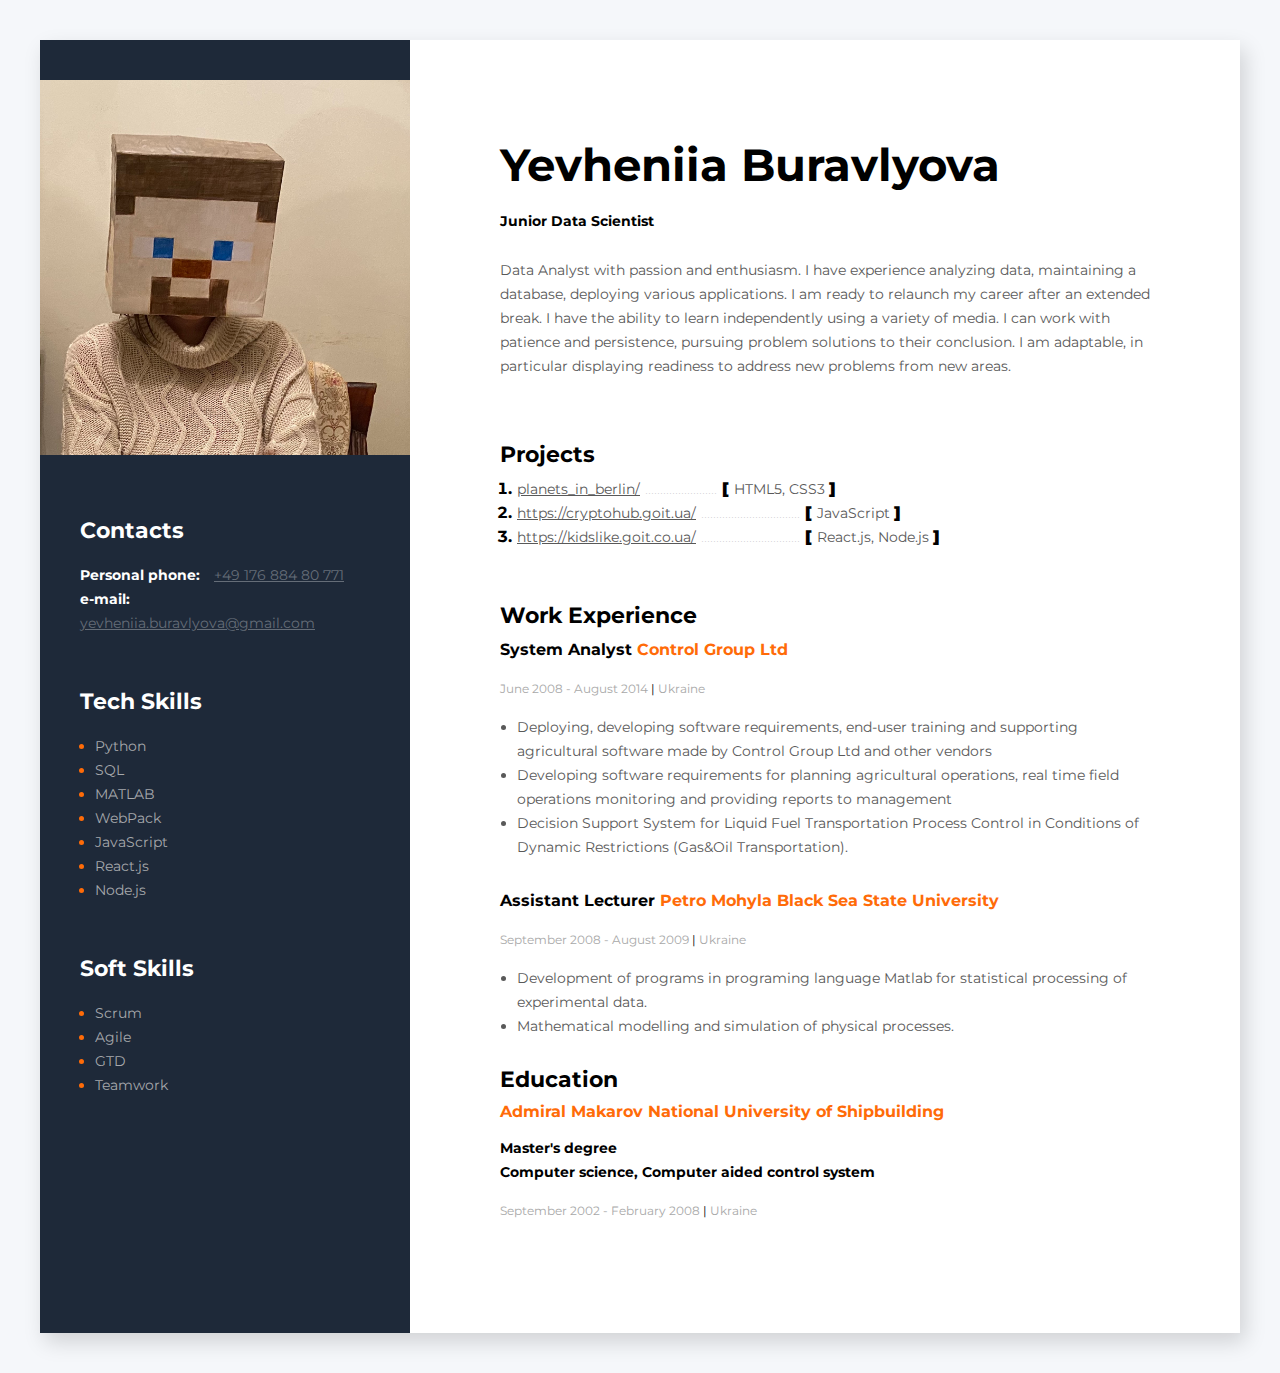
<file: index.html>
<!DOCTYPE html>
<html lang="en">

<head>
    <meta charset="UTF-8">
    <meta name="viewport" content="width=device-width, initial-scale=1.0">
    <meta http-equiv="X-UA-Compatible" content="ie=edge">
    <title>My resume</title>
    <link rel="stylesheet" href="./css/style.css"> </head>  
    <link href="https://fonts.googleapis.com/css2?family=Montserrat:wght@100;400;700&display=swap" rel="stylesheet">

<body>
    <!-- main container -->
    <div class="wrapper">
        <aside class="sidebar">
            <img class="my-photo" src="./img/IMG_4742.jpeg" alt="My photo">

            <!-- Contact container -->
            <div class="contacts">
                <h3 class="contacts-titel">Contacts</h3>
                <div>
                    <span class="contacts-links-titel">Personal phone:</span>
                    <a class="contacts-links" href="tel:+49 176 884 80 771 "> +49 176 884 80 771</a>
                </div>
                <div>
                    <span class="contacts-links-titel">e-mail:</span>
                    <a class="contacts-links" href="mailto:yevheniia.buravlyova@gmail.com"> yevheniia.buravlyova@gmail.com</a>
                </div>
            </div>

            <!-- Tech Skills container -->
            <div class="Tech-Skill-container">
                <h3 class="Tech-Skill-titel">Tech Skills</h3>
                <ul>
                    <li class="Tech-Skill-item">
                        <span class="Tech-Skill-text">Python</span>
                    </li>
                    <li class="Tech-Skill-item">
                        <span class="Tech-Skill-text">SQL</span>
                    </li>
                    <li class="Tech-Skill-item">
                        <span class="Tech-Skill-text">MATLAB</span>
                    </li>
                    <li class="Tech-Skill-item">
                        <span class="Tech-Skill-text">
                            <span class="Tech-Skill-text">WebPack</span>
                    </li>
                    <li class="Tech-Skill-item">
                        <span class="Tech-Skill-text">JavaScript</span>
                    </li>
                    <li class="Tech-Skill-item">
                        <span class="Tech-Skill-text">React.js</span>
                    </li>
                    <li class="Tech-Skill-item">
                        <span class="Tech-Skill-text">Node.js</span>
                    </li>

                </ul>
            </div>

            <!-- Soft Skills container -->
            <div class="Soft-Skill-container">
                <h3 class="Soft-Skill-titel">Soft Skills</h3>
                <ul>
                    <li class="Soft-Skill-item">
                        <span class="Soft-Skill-text">Scrum</span>
                    </li>
                    <li class="Soft-Skill-item">
                        <span class="Soft-Skill-text">Agile</span>
                    </li>
                    <li class="Soft-Skill-item">
                        <span class="Soft-Skill-text">GTD</span>
                    </li>
                    <li class="Soft-Skill-item">
                        <span class="Soft-Skill-text">Teamwork</span>
                    </li>
                </ul>
            </div>
        </aside>

        <!-- about me container -->
        <div class="about-me-container">

            <!-- main about me container -->
            <div class="info-container">
                <h1 class="name">Yevheniia Buravlyova</h1>
                <h4 class="profession">Junior Data Scientist</h4>

                <p class="summary">Data Analyst with passion and enthusiasm. I have experience analyzing data, maintaining a database, deploying various
                applications.
                I am ready to relaunch my career after an extended break.
                I have the ability to learn independently using a variety of media. I can work with patience and persistence, pursuing
                problem solutions to their conclusion. I am adaptable, in particular displaying readiness to address new problems from
                new areas.
                </p>
            </div>

            <!-- projects container -->
            <div class="projects-container">
                <h3 class="about-me-titels">Projects</h3>

                <ol>
                    <li class="project-item">
                        <a class="projects-link" href="https://vasilisapp.github.io/planetsInBerlin/index.html">planets_in_berlin/</a>
                        <span class="dots">........................</span>
                        <span>
                            <b>[ </b>
                            <span class="tech-name">HTML5, CSS3
                            </span>
                            <b> ]</b>
                        </span>

                    </li>
                    <li class="project-item">
                        <a class="projects-link" href="https://cryptohub.goit.ua/">https://cryptohub.goit.ua/</a>
                        <span class="dots">.................................</span>
                        <span>
                            <b>[ </b>
                            <span class="tech-name">JavaScript
                            </span>
                            <b> ]</b>
                        </span>
                    </li>
                    <li class="project-item">
                        <a class="projects-link" href="https://kidslike.goit.co.ua">https://kidslike.goit.co.ua/</a>
                        <span class="dots">.................................</span>
                        <span>
                            <b>[ </b>
                            <span class="tech-name">React.js, Node.js
                            </span>
                            <b> ]</b>
                        </span>

                    </li>
                </ol>

            </div>

            <!-- work experience container -->
            <div>
                <h3 class="about-me-titels">Work Experience</h3>

            

                <!-- company 2 -->
                <div>
                    <h4 class="job-titel">System Analyst
                        <span class="company-name">Control Group Ltd</span>
                    </h4>
                    <span class="job-period">June 2008 - August 2014
                        <span class="job-div">|</span> Ukraine</span>
                    <ul class="job-duties">
                        <li class="job-item">Deploying, developing software requirements, end-user training and supporting agricultural software
                            made by Control Group Ltd and other vendors</li>
                        <li class="job-item">Developing software requirements for planning agricultural operations, real time field operations
                            monitoring and providing reports to management</li>
                        <li class="job-item">Decision Support System for Liquid Fuel Transportation Process Control in Conditions of Dynamic Restrictions
                            (Gas&Oil Transportation).</li>

                    </ul>
                </div>

                <!-- company 3 -->
                <div>
                    <h4 class="job-titel">Assistant Lecturer
                        <span class="company-name">Petro Mohyla Black Sea State University

                    </h4>
                    <span class="job-period">September 2008 - August 2009
                        <span class="job-div">|</span> Ukraine</span>
                    </span>
                    <ul class="job-duties">
                        <li class="job-item">Development of programs in programing language Matlab for statistical processing of experimental
                            data.
                        </li>
                        <li class="job-item">Mathematical modelling and simulation of physical processes.</li>
                    </ul>
                </div>
            </div>

            <!-- education container -->
            <div>
                <h3 class="about-me-titels">Education</h3>

                <!-- Universitet -->
                <div>
                    <h4 class="company-name">Admiral Makarov National University of Shipbuilding</h4>
                    <h5 class="uni-degree">Master's degree</h5>
                    <h5 class="uni-fach">Computer science, Computer aided control system</h5>
                    <span class="job-period">September 2002 - February 2008
                        <span class="job-div">|</span> Ukraine</span>
                    </span>

                </div>
            </div>
        </div>
    </div>
</body>

</html>
</file>
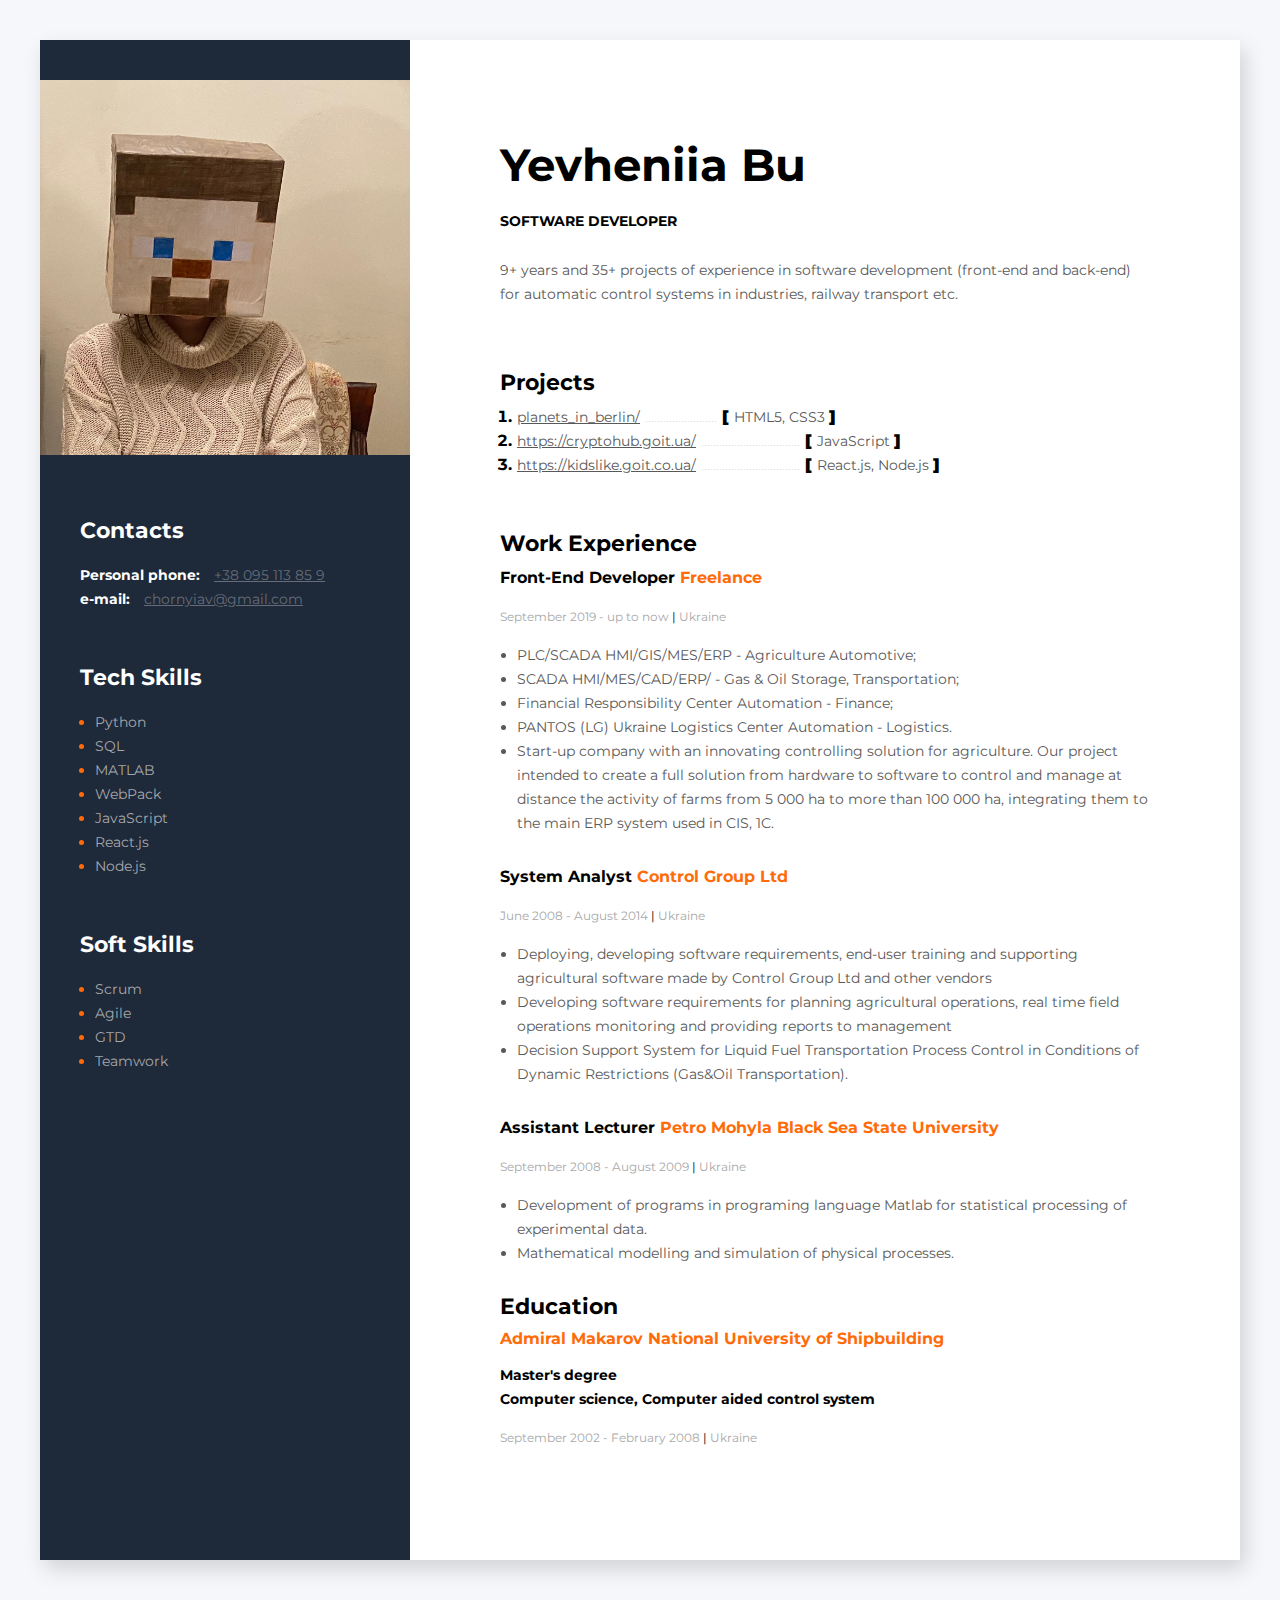
<file: my_resume/index.html>
<!DOCTYPE html>
<html lang="en">

<head>
    <meta charset="UTF-8">
    <meta name="viewport" content="width=device-width, initial-scale=1.0">
    <meta http-equiv="X-UA-Compatible" content="ie=edge">
    <title>My resume</title>
    <link rel="stylesheet" href="./css/style.css"> </head>  
    <link href="https://fonts.googleapis.com/css2?family=Montserrat:wght@100;400;700&display=swap" rel="stylesheet">

<body>
    <!-- main container -->
    <div class="wrapper">
        <aside class="sidebar">
            <img class="my-photo" src="./img/IMG_4742.jpeg" alt="My photo">

            <!-- Contact container -->
            <div class="contacts">
                <h3 class="contacts-titel">Contacts</h3>
                <div>
                    <span class="contacts-links-titel">Personal phone:</span>
                    <a class="contacts-links" href="tel:380951138598"> +38 095 113 85 9</a>
                </div>
                <div>
                    <span class="contacts-links-titel">e-mail:</span>
                    <a class="contacts-links" href="mailto:chornyiav@gmail.com"> chornyiav@gmail.com</a>
                </div>
            </div>

            <!-- Tech Skills container -->
            <div class="Tech-Skill-container">
                <h3 class="Tech-Skill-titel">Tech Skills</h3>
                <ul>
                    <li class="Tech-Skill-item">
                        <span class="Tech-Skill-text">Python</span>
                    </li>
                    <li class="Tech-Skill-item">
                        <span class="Tech-Skill-text">SQL</span>
                    </li>
                    <li class="Tech-Skill-item">
                        <span class="Tech-Skill-text">MATLAB</span>
                    </li>
                    <li class="Tech-Skill-item">
                        <span class="Tech-Skill-text">
                            <span class="Tech-Skill-text">WebPack</span>
                    </li>
                    <li class="Tech-Skill-item">
                        <span class="Tech-Skill-text">JavaScript</span>
                    </li>
                    <li class="Tech-Skill-item">
                        <span class="Tech-Skill-text">React.js</span>
                    </li>
                    <li class="Tech-Skill-item">
                        <span class="Tech-Skill-text">Node.js</span>
                    </li>

                </ul>
            </div>

            <!-- Soft Skills container -->
            <div class="Soft-Skill-container">
                <h3 class="Soft-Skill-titel">Soft Skills</h3>
                <ul>
                    <li class="Soft-Skill-item">
                        <span class="Soft-Skill-text">Scrum</span>
                    </li>
                    <li class="Soft-Skill-item">
                        <span class="Soft-Skill-text">Agile</span>
                    </li>
                    <li class="Soft-Skill-item">
                        <span class="Soft-Skill-text">GTD</span>
                    </li>
                    <li class="Soft-Skill-item">
                        <span class="Soft-Skill-text">Teamwork</span>
                    </li>
                </ul>
            </div>
        </aside>

        <!-- about me container -->
        <div class="about-me-container">

            <!-- main about me container -->
            <div class="info-container">
                <h1 class="name">Yevheniia Bu</h1>
                <h4 class="profession">SOFTWARE DEVELOPER</h4>

                <p class="summary">9+ years and 35+ projects of experience in software development (front-end and back-end) for automatic control
                    systems in industries, railway transport etc.
                </p>
            </div>

            <!-- projects container -->
            <div class="projects-container">
                <h3 class="about-me-titels">Projects</h3>

                <ol>
                    <li class="project-item">
                        <a class="projects-link" href="\\planets\index.html/">planets_in_berlin/</a>
                        <span class="dots">........................</span>
                        <span>
                            <b>[ </b>
                            <span class="tech-name">HTML5, CSS3
                            </span>
                            <b> ]</b>
                        </span>

                    </li>
                    <li class="project-item">
                        <a class="projects-link" href="https://cryptohub.goit.ua/">https://cryptohub.goit.ua/</a>
                        <span class="dots">.................................</span>
                        <span>
                            <b>[ </b>
                            <span class="tech-name">JavaScript
                            </span>
                            <b> ]</b>
                        </span>
                    </li>
                    <li class="project-item">
                        <a class="projects-link" href="https://kidslike.goit.co.ua">https://kidslike.goit.co.ua/</a>
                        <span class="dots">.................................</span>
                        <span>
                            <b>[ </b>
                            <span class="tech-name">React.js, Node.js
                            </span>
                            <b> ]</b>
                        </span>

                    </li>
                </ol>

            </div>

            <!-- work experience container -->
            <div>
                <h3 class="about-me-titels">Work Experience</h3>

                <!-- company 1 -->
                <div>
                    <h4 class="job-titel">Front-End Developer
                        <span class="company-name">Freelance</span>
                    </h4>
                    <span class="job-period">September 2019 - up to now
                        <span class="job-div">|</span> Ukraine</span>
                    <ul class="job-duties">
                        <li class="job-item">PLC/SCADA HMI/GIS/MES/ERP - Agriculture Automotive;</li>
                        <li class="job-item">SCADA HMI/MES/CAD/ERP/ - Gas & Oil Storage, Transportation;</li>
                        <li class="job-item">Financial Responsibility Center Automation - Finance;</li>
                        <li class="job-item">PANTOS (LG) Ukraine Logistics Center Automation - Logistics.</li>
                        <li class="job-item">Start-up company with an innovating controlling solution for agriculture. Our project intended to
                            create a full solution from hardware to software to control and manage at distance the activity
                            of farms from 5 000 ha to more than 100 000 ha, integrating them to the main ERP system used
                            in CIS, 1C.</li>

                    </ul>
                </div>

                <!-- company 2 -->
                <div>
                    <h4 class="job-titel">System Analyst
                        <span class="company-name">Control Group Ltd</span>
                    </h4>
                    <span class="job-period">June 2008 - August 2014
                        <span class="job-div">|</span> Ukraine</span>
                    <ul class="job-duties">
                        <li class="job-item">Deploying, developing software requirements, end-user training and supporting agricultural software
                            made by Control Group Ltd and other vendors</li>
                        <li class="job-item">Developing software requirements for planning agricultural operations, real time field operations
                            monitoring and providing reports to management</li>
                        <li class="job-item">Decision Support System for Liquid Fuel Transportation Process Control in Conditions of Dynamic Restrictions
                            (Gas&Oil Transportation).</li>

                    </ul>
                </div>

                <!-- company 3 -->
                <div>
                    <h4 class="job-titel">Assistant Lecturer
                        <span class="company-name">Petro Mohyla Black Sea State University

                    </h4>
                    <span class="job-period">September 2008 - August 2009
                        <span class="job-div">|</span> Ukraine</span>
                    </span>
                    <ul class="job-duties">
                        <li class="job-item">Development of programs in programing language Matlab for statistical processing of experimental
                            data.
                        </li>
                        <li class="job-item">Mathematical modelling and simulation of physical processes.</li>
                    </ul>
                </div>
            </div>

            <!-- education container -->
            <div>
                <h3 class="about-me-titels">Education</h3>

                <!-- Universitet -->
                <div>
                    <h4 class="company-name">Admiral Makarov National University of Shipbuilding</h4>
                    <h5 class="uni-degree">Master's degree</h5>
                    <h5 class="uni-fach">Computer science, Computer aided control system</h5>
                    <span class="job-period">September 2002 - February 2008
                        <span class="job-div">|</span> Ukraine</span>
                    </span>

                </div>
            </div>
        </div>
    </div>
</body>

</html>
</file>
<file: css/style.css>
* {
    padding: 0;
    margin: 0;
    box-sizing: border-box;
}

body {
    font-family: 'Montserrat', sans-serif;
    background: #f5f7fa;
    padding-left: 20px;
    padding-right: 20px;
    padding-top: 40px;
    padding-bottom: 40px;
}

.wrapper{
    background: #fff;
    display: flex;
    max-width: 1200px;
    margin: 0 auto;
    box-shadow: 5px 9px 20px rgba(0, 0, 0, 0.15);
}

.sidebar{
    background: #1e2939;
    width: 370px;
    padding-top: 40px;
    padding-bottom: 40px;
}

.my-photo{
    width: 370px;
}

.contacts{
    margin-top: 60px;
    margin-left: 40px;
    margin-right: 40px;
}

.about-me-container{
    padding-left: 90px;
    padding-right: 90px;
    padding-top: 80px;
    padding-bottom: 110px;

}

.contacts-titel{
    font-size: 22px;
    font-weight: 700;
    line-height: 24px;
    color: #fff;
    margin-bottom: 20px;
}

.contacts-links{
    font-size: 14px;
    font-weight: 400;
    line-height: 24px;
    color: #656d78
}

.contacts-links-titel{
    font-size: 14px;
    font-weight: 700;
    line-height: 24px;
    color: #fff;
    margin-right: 10px;
}

.Tech-Skill-container{
    margin-top: 55px;
    margin-left: 40px;
    margin-right: 40px;

}

.Tech-Skill-titel{
    color: #ffffff;
    font-size: 22px;
    font-weight: 700;
    line-height: 24px;
    margin-bottom: 20px;
}

.Tech-Skill-item{
    font-size: 14px;
    font-weight: 400;
    line-height: 24px;
    color:#ff6b08;
    margin-left: 15px;
}

.Tech-Skill-text{
    color: #a6a8ac;

}

.Soft-Skill-container{
    margin-top: 55px;
    margin-left: 40px;
    margin-right: 40px;

}

.Soft-Skill-titel{
    color: #ffffff;
    font-size: 22px;
    font-weight: 700;
    line-height: 24px;
    margin-bottom: 20px;
}

.Soft-Skill-item{
    font-size: 14px;
    font-weight: 400;
    line-height: 24px;
    color:#ff6b08;
    margin-left: 15px;
}

.Soft-Skill-text{
    color: #a6a8ac;

}

.info-container{
    margin-bottom: 65px;
}

.profession{
    color: #000000;
    font-size: 14px;
    font-weight: 700;
    line-height: 24px;
    margin-bottom: 25px;
}

.name{
    color: #000000;
    font-size: 45px;
    font-weight: 700;
    line-height: 89px;
}

.summary{
    color: #595959;
    font-size: 14px;
    font-weight: 400;
    line-height: 24px;
    margin-top: 24px;
}

.projects-container{
    margin-bottom: 55px;
}

.about-me-titels{
    font-size: 22px;
    font-weight: 700;
    line-height: 24px;
    margin-bottom: 10px;
}

.projects-link{
    color: #595959;
    font-size: 14px;
    font-weight: 400;
    line-height: 24px;
}

.tech-name{
    font-size: 14px;
    font-weight: 400;
    line-height: 24px;
    color: #595959;
}

.dots{
    color: #bebebe;
    font-weight: 100;
}

.project-item{
    font-weight: 700;
    margin-left: 17px;
}

.job-titel{
    font-size: 16px;
    font-weight: 700;
    line-height: 24px;
    margin-top: 10px;
    margin-bottom: 15px;
}

.company-name{
    color:#ff6b08;
}

.job-period{
    color: #a8a8a8;
    font-size: 12px;
    font-weight: 400;
    line-height: 24px;
}

.job-div{
    color: #000000;
}

.job-duties{
    margin-top: 14px;
    margin-bottom:30px;
}

.job-item{
    color: #595959;
    font-size: 14px;
    font-weight: 400;
    line-height: 24px;
    margin-left: 17px;
}

.uni-degree{
    font-size: 14px;
    font-weight: 700;
    line-height: 24px;
    margin-top:15px;
}

.uni-fach{
    font-size: 14px;
    font-weight: 700;
    line-height: 24px;
    margin-bottom: 15px;
}
</file>
<file: my_resume/css/style.css>
* {
    padding: 0;
    margin: 0;
    box-sizing: border-box;
}

body {
    font-family: 'Montserrat', sans-serif;
    background: #f5f7fa;
    padding-left: 20px;
    padding-right: 20px;
    padding-top: 40px;
    padding-bottom: 40px;
}

.wrapper{
    background: #fff;
    display: flex;
    max-width: 1200px;
    margin: 0 auto;
    box-shadow: 5px 9px 20px rgba(0, 0, 0, 0.15);
}

.sidebar{
    background: #1e2939;
    width: 370px;
    padding-top: 40px;
    padding-bottom: 40px;
}

.my-photo{
    width: 370px;
}

.contacts{
    margin-top: 60px;
    margin-left: 40px;
    margin-right: 40px;
}

.about-me-container{
    padding-left: 90px;
    padding-right: 90px;
    padding-top: 80px;
    padding-bottom: 110px;

}

.contacts-titel{
    font-size: 22px;
    font-weight: 700;
    line-height: 24px;
    color: #fff;
    margin-bottom: 20px;
}

.contacts-links{
    font-size: 14px;
    font-weight: 400;
    line-height: 24px;
    color: #656d78
}

.contacts-links-titel{
    font-size: 14px;
    font-weight: 700;
    line-height: 24px;
    color: #fff;
    margin-right: 10px;
}

.Tech-Skill-container{
    margin-top: 55px;
    margin-left: 40px;
    margin-right: 40px;

}

.Tech-Skill-titel{
    color: #ffffff;
    font-size: 22px;
    font-weight: 700;
    line-height: 24px;
    margin-bottom: 20px;
}

.Tech-Skill-item{
    font-size: 14px;
    font-weight: 400;
    line-height: 24px;
    color:#ff6b08;
    margin-left: 15px;
}

.Tech-Skill-text{
    color: #a6a8ac;

}

.Soft-Skill-container{
    margin-top: 55px;
    margin-left: 40px;
    margin-right: 40px;

}

.Soft-Skill-titel{
    color: #ffffff;
    font-size: 22px;
    font-weight: 700;
    line-height: 24px;
    margin-bottom: 20px;
}

.Soft-Skill-item{
    font-size: 14px;
    font-weight: 400;
    line-height: 24px;
    color:#ff6b08;
    margin-left: 15px;
}

.Soft-Skill-text{
    color: #a6a8ac;

}

.info-container{
    margin-bottom: 65px;
}

.profession{
    color: #000000;
    font-size: 14px;
    font-weight: 700;
    line-height: 24px;
    margin-bottom: 25px;
}

.name{
    color: #000000;
    font-size: 45px;
    font-weight: 700;
    line-height: 89px;
}

.summary{
    color: #595959;
    font-size: 14px;
    font-weight: 400;
    line-height: 24px;
    margin-top: 24px;
}

.projects-container{
    margin-bottom: 55px;
}

.about-me-titels{
    font-size: 22px;
    font-weight: 700;
    line-height: 24px;
    margin-bottom: 10px;
}

.projects-link{
    color: #595959;
    font-size: 14px;
    font-weight: 400;
    line-height: 24px;
}

.tech-name{
    font-size: 14px;
    font-weight: 400;
    line-height: 24px;
    color: #595959;
}

.dots{
    color: #bebebe;
    font-weight: 100;
}

.project-item{
    font-weight: 700;
    margin-left: 17px;
}

.job-titel{
    font-size: 16px;
    font-weight: 700;
    line-height: 24px;
    margin-top: 10px;
    margin-bottom: 15px;
}

.company-name{
    color:#ff6b08;
}

.job-period{
    color: #a8a8a8;
    font-size: 12px;
    font-weight: 400;
    line-height: 24px;
}

.job-div{
    color: #000000;
}

.job-duties{
    margin-top: 14px;
    margin-bottom:30px;
}

.job-item{
    color: #595959;
    font-size: 14px;
    font-weight: 400;
    line-height: 24px;
    margin-left: 17px;
}

.uni-degree{
    font-size: 14px;
    font-weight: 700;
    line-height: 24px;
    margin-top:15px;
}

.uni-fach{
    font-size: 14px;
    font-weight: 700;
    line-height: 24px;
    margin-bottom: 15px;
}
</file>
